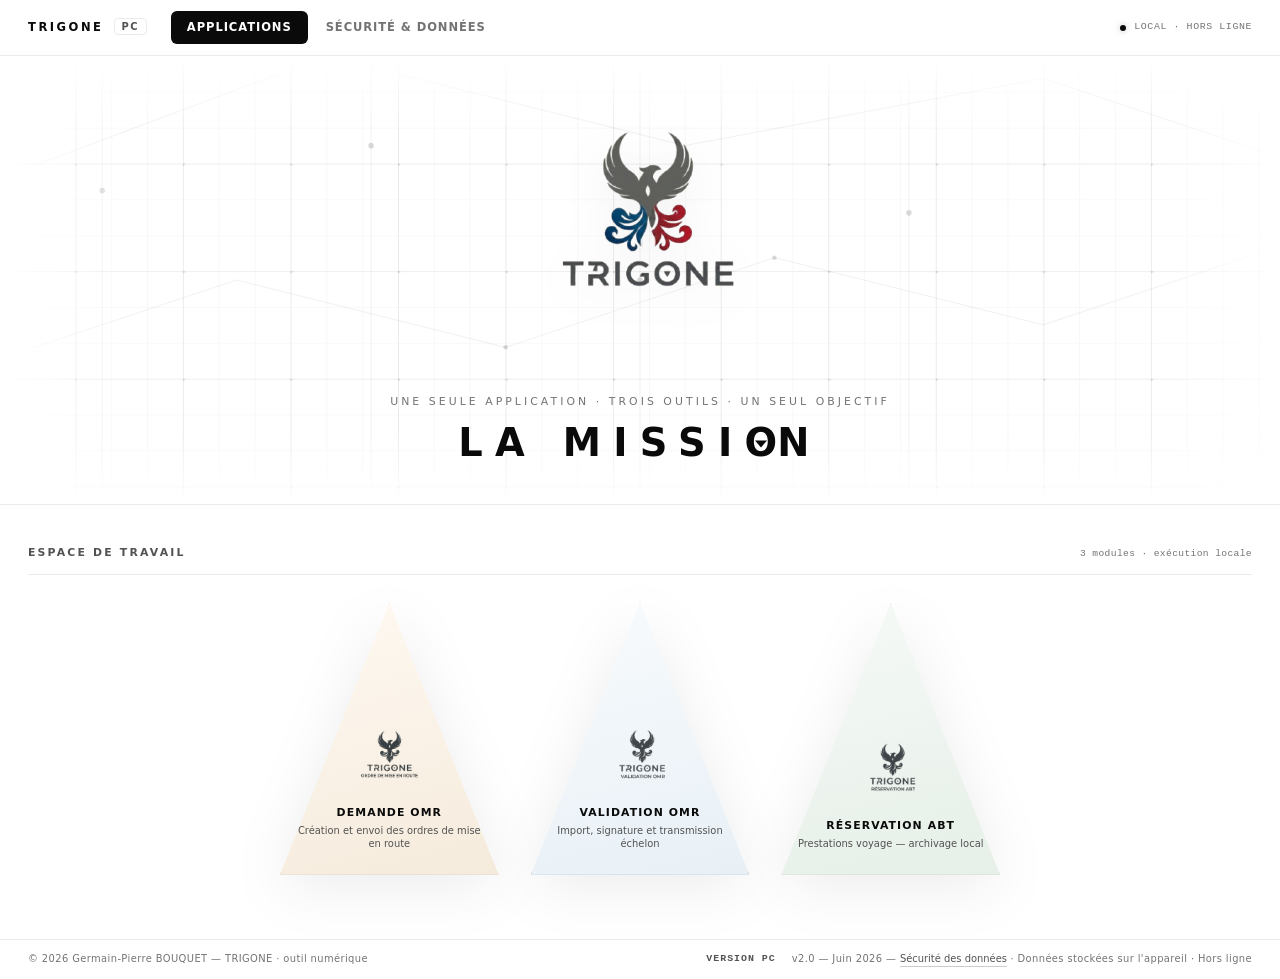
<file: index.html>
<!DOCTYPE html>
<html lang="fr">
<head>
<meta charset="UTF-8">
<meta name="viewport" content="width=device-width, initial-scale=1.0">
<title>TRIGONE PC</title>
<meta name="theme-color" content="#ffffff">
<meta name="mobile-web-app-capable" content="yes">
<meta name="apple-mobile-web-app-capable" content="yes">
<meta name="apple-mobile-web-app-status-bar-style" content="default">
<meta name="apple-mobile-web-app-title" content="TRIGONE PC">
<meta name="description" content="TRIGONE PC — OMR, Validation OMR et ABT. 100 % local, hors ligne.">
<link rel="manifest" href="manifest.json">
<link rel="icon" type="image/png" sizes="192x192" href="icon-192.png">
<link rel="icon" type="image/png" sizes="512x512" href="icon-512.png">
<link rel="apple-touch-icon" sizes="180x180" href="apple-touch-icon.png">
<style>
:root{
  --bg:#ffffff;
  --bg-elevated:#fafafa;
  --bg-panel:#fafafa;
  --bg-hover:#f5f5f5;
  --border:rgba(0,0,0,.08);
  --border-strong:rgba(0,0,0,.14);
  --text:#0a0a0a;
  --text-muted:#525252;
  --text-dim:#737373;
  --header-h:56px;
  --footer-h:44px;
  --font:-apple-system,BlinkMacSystemFont,'Segoe UI',system-ui,sans-serif;
  --mono:Consolas,'Cascadia Mono','Segoe UI Mono',monospace;
  --ease:cubic-bezier(.16,1,.3,1);
  --omr:#B8956E;
  --valid:#7A9DB5;
  --abt:#8FA393;
}
*,*::before,*::after{box-sizing:border-box;-webkit-tap-highlight-color:transparent}
html{scroll-behavior:smooth}
html,body{margin:0;min-height:100%;background:var(--bg);color:var(--text)}
body{
  font-family:var(--font);
  font-size:14px;
  line-height:1.5;
  -webkit-font-smoothing:antialiased;
  background:#fff;
}

.PORTAL{position:relative;z-index:1;min-height:100vh;display:flex;flex-direction:column}

/* —— Barre supérieure —— */
.PORTAL-HEADER{
  position:sticky;top:0;z-index:100;height:var(--header-h);
  background:rgba(255,255,255,.88);
  backdrop-filter:blur(16px) saturate(1.4);
  -webkit-backdrop-filter:blur(16px) saturate(1.4);
  border-bottom:1px solid var(--border);
}
.PORTAL-HEADER-INNER{
  max-width:1280px;height:100%;margin:0 auto;padding:0 28px;
  display:flex;align-items:center;gap:24px;
}
.PORTAL-MARK{
  font-size:.72rem;font-weight:800;letter-spacing:.22em;text-transform:uppercase;
  color:var(--text);white-space:nowrap;flex-shrink:0;
}
.PORTAL-MARK span{
  color:var(--text-muted);font-weight:600;margin-left:.35em;
  padding:2px 7px;border:1px solid var(--border);border-radius:4px;
  font-size:.62rem;letter-spacing:.14em;vertical-align:middle;
}
.PORTAL-NAV{
  display:flex;gap:2px;margin:0;flex:1;
}
.PORTAL-TAB{
  padding:8px 16px;border:none;border-radius:6px;
  background:transparent;font:inherit;font-size:.72rem;font-weight:600;
  letter-spacing:.08em;text-transform:uppercase;color:var(--text-dim);
  cursor:pointer;transition:color .2s var(--ease),background .2s var(--ease);
}
.PORTAL-TAB:hover{color:var(--text);background:rgba(0,0,0,.04)}
.PORTAL-TAB.active{color:#fff;background:#0a0a0a}
.PORTAL-STATUS{
  display:flex;align-items:center;gap:8px;flex-shrink:0;
  font-family:var(--mono);font-size:.62rem;letter-spacing:.06em;
  color:var(--text-dim);text-transform:uppercase;
}
.STATUS-DOT{
  width:6px;height:6px;border-radius:50%;background:#0a0a0a;
  box-shadow:0 0 6px rgba(0,0,0,.25);
  animation:pulse 3s ease-in-out infinite;
}
@keyframes pulse{0%,100%{opacity:1}50%{opacity:.45}}

/* —— Contenu principal —— */
.PORTAL-MAIN{flex:1;display:flex;flex-direction:column}
.SHELL{
  max-width:1280px;width:100%;margin:0 auto;padding:0 28px;
  flex:1;display:flex;flex-direction:column;
}

/* —— Fond réseau (partagé accueil + sécurité) —— */
.NET-PANEL{
  position:relative;overflow:hidden;background:#fff;
}
.NET-BG{
  position:absolute;inset:0;z-index:0;pointer-events:none;overflow:hidden;
}
.NET-SVG{position:absolute;width:100%;height:100%;display:block}
.NET-SCAN{
  position:absolute;left:0;right:0;height:2px;z-index:1;
  background:linear-gradient(90deg,transparent 0%,rgba(0,0,0,.08) 20%,rgba(0,0,0,.18) 50%,rgba(0,0,0,.08) 80%,transparent 100%);
  animation:heroScan 9s ease-in-out infinite;opacity:.7;
}
.NET-FADE{
  position:absolute;inset:0;z-index:1;pointer-events:none;
  background:
    linear-gradient(to bottom,#fff 0%,transparent 16%,transparent 84%,#fff 100%),
    linear-gradient(to right,#fff 0%,transparent 10%,transparent 90%,#fff 100%);
}
.NET-PULSE{animation:netNodePulse 3.5s ease-in-out infinite}
.NET-PULSE-d1{animation-delay:.8s}
.NET-PULSE-d2{animation-delay:1.6s}
.NET-PULSE-d3{animation-delay:2.4s}
@keyframes heroScan{
  0%{top:-2%;opacity:0}
  8%{opacity:.75}
  92%{opacity:.75}
  100%{top:102%;opacity:0}
}
@keyframes netNodePulse{
  0%,100%{opacity:.35}
  50%{opacity:.95}
}

/* —— Hero accueil —— */
.HERO{
  margin:0 -28px 40px;
  padding:52px 28px 40px;
  text-align:center;
  border-bottom:1px solid var(--border);
}
.HERO-INNER{position:relative;z-index:2}
.BRAND{
  margin:0 auto 24px;max-width:480px;padding:0;
}
.COVER{
  width:100%;height:auto;display:block;
  filter:drop-shadow(0 8px 24px rgba(0,0,0,.06));
}
.TAGLINE{margin:0 auto;max-width:640px}
.TAGLINE .L1{
  margin:0 0 12px;font-weight:500;font-size:.68rem;
  letter-spacing:.28em;text-transform:uppercase;color:var(--text-dim);
}
.TAGLINE .L2{
  margin:0;font-weight:700;font-size:clamp(1.6rem,4vw,2.4rem);
  letter-spacing:.32em;text-transform:uppercase;color:var(--text);
  line-height:1.1;
}
.TAGLINE .L2-O{position:relative;display:inline-block;letter-spacing:0}
.TAGLINE .L2-TRI{
  position:absolute;left:50%;top:52%;transform:translate(-50%,-50%);
  width:0;height:0;
  border-left:.16em solid transparent;border-right:.16em solid transparent;
  border-top:.2em solid #0a0a0a;pointer-events:none;
}

.VIEW.hidden{display:none!important}

/* —— Grille applications —— */
.APP-SECTION{margin-bottom:48px}
.APP-SECTION-HEAD{
  display:flex;align-items:baseline;justify-content:space-between;
  margin-bottom:24px;padding-bottom:12px;border-bottom:1px solid var(--border);
}
.APP-SECTION-HEAD h2{
  margin:0;font-size:.68rem;font-weight:700;letter-spacing:.2em;
  text-transform:uppercase;color:var(--text-muted);
}
.APP-SECTION-HEAD span{
  font-family:var(--mono);font-size:.6rem;color:var(--text-dim);letter-spacing:.04em;
}
.APP-FRAME{
  display:flex;justify-content:center;align-items:flex-end;
  gap:clamp(14px,3vw,32px);max-width:720px;margin:0 auto;padding:4px 0 16px;
}
.APP-TRI{
  flex:1 1 0;max-width:220px;text-decoration:none;color:inherit;
  transition:transform .35s var(--ease),filter .35s var(--ease);
  filter:drop-shadow(0 10px 28px rgba(0,0,0,.08));
}
.APP-TRI:hover{transform:translateY(-10px);filter:drop-shadow(0 20px 44px rgba(0,0,0,.14))}
.APP-TRI-SHAPE{
  clip-path:polygon(50% 0%,100% 100%,0% 100%);
  padding:64px 12px 24px;
  display:flex;flex-direction:column;align-items:center;justify-content:flex-end;
  text-align:center;min-height:272px;position:relative;
}
.APP-TRI img{
  width:min(100%,128px);height:auto;display:block;margin-bottom:12px;
  position:relative;z-index:1;
  image-rendering:-webkit-optimize-contrast;
}
.APP-TRI .APP-TILE-LBL{
  position:relative;z-index:1;display:block;
  font-size:.68rem;font-weight:700;letter-spacing:.1em;text-transform:uppercase;
  color:var(--text);margin-bottom:4px;line-height:1.3;
}
.APP-TRI .APP-TILE-SUB{
  position:relative;z-index:1;display:block;
  font-size:.62rem;color:var(--text-muted);line-height:1.35;
}
.APP-TRI-ARR{
  position:absolute;top:18%;left:50%;transform:translateX(-50%);
  font-size:.75rem;color:var(--text-dim);opacity:0;z-index:2;
  transition:opacity .25s,top .25s var(--ease);
}
.APP-TRI:hover .APP-TRI-ARR{opacity:1;top:16%}

.APP-TRI-OMR .APP-TRI-SHAPE{
  background:linear-gradient(165deg,#FFF9F2 0%,#F5EBDC 100%);
  box-shadow:inset 0 0 0 1px rgba(184,149,110,.35);
}
.APP-TRI-OMR:hover .APP-TRI-SHAPE{box-shadow:inset 0 0 0 1px rgba(184,149,110,.6),0 0 40px rgba(184,149,110,.15)}
.APP-TRI-VALID .APP-TRI-SHAPE{
  background:linear-gradient(165deg,#F8FBFD 0%,#E8F0F6 100%);
  box-shadow:inset 0 0 0 1px rgba(122,157,181,.35);
}
.APP-TRI-VALID:hover .APP-TRI-SHAPE{box-shadow:inset 0 0 0 1px rgba(122,157,181,.6),0 0 40px rgba(122,157,181,.15)}
.APP-TRI-ABT .APP-TRI-SHAPE{
  background:linear-gradient(165deg,#F6FAF7 0%,#E6EFE8 100%);
  box-shadow:inset 0 0 0 1px rgba(143,163,147,.35);
}
.APP-TRI-ABT:hover .APP-TRI-SHAPE{box-shadow:inset 0 0 0 1px rgba(143,163,147,.6),0 0 40px rgba(143,163,147,.15)}

.APP-TILE,.APP-TILE-OMR,.APP-TILE-VALID,.APP-TILE-ABT{display:none}

.APP-BAR{display:none}

/* —— Onglet sécurité —— */
.SEC-HERO{
  margin:0 -28px 0;
  padding:44px 28px 36px;
  text-align:center;
  border-bottom:1px solid var(--border);
}
.SEC-HERO-INNER{position:relative;z-index:2;max-width:640px;margin:0 auto}
.SEC-HERO h1{
  margin:0 0 10px;font-size:clamp(1.35rem,3vw,1.75rem);font-weight:700;
  letter-spacing:.14em;text-transform:uppercase;color:var(--text);
}
.SEC-HERO p{
  margin:0;font-size:.82rem;line-height:1.6;color:var(--text-muted);
  letter-spacing:.02em;
}
.SEC-BODY{
  max-width:720px;margin:0 auto;
  padding:32px 0 48px;
}
.SEC-LIST{
  display:flex;flex-direction:column;gap:0;
  border:1px solid var(--border);border-radius:10px;overflow:hidden;
  background:#fff;
}
.SEC-ITEM{
  padding:22px 24px;
  border-bottom:1px solid var(--border);
}
.SEC-ITEM:last-child{border-bottom:none}
.SEC-ITEM h3{
  margin:0 0 10px;font-size:.65rem;font-weight:700;
  letter-spacing:.18em;text-transform:uppercase;color:var(--text);
  font-family:var(--mono);
}
.SEC-ITEM p,.SEC-ITEM li{
  margin:0 0 8px;font-size:.82rem;line-height:1.65;color:var(--text-muted);
}
.SEC-ITEM ul{margin:0;padding-left:18px}
.SEC-ITEM li{margin-bottom:5px}
.SEC-ITEM li:last-child{margin-bottom:0}
.SEC-ITEM p:last-child{margin-bottom:0}
.SEC-ITEM strong{color:var(--text);font-weight:600}
.SEC-FOOT{
  font-family:var(--mono);font-size:.6rem;letter-spacing:.1em;
  color:var(--text-dim);text-align:center;margin-top:20px;
}

/* —— Pied de page —— */
.FOOTER-BAR{
  margin-top:auto;
  border-top:1px solid var(--border);
  background:rgba(255,255,255,.92);
  backdrop-filter:blur(12px);
}
.FOOTER-INNER{
  max-width:1280px;margin:0 auto;padding:12px 28px;
  display:flex;align-items:center;justify-content:space-between;gap:16px;
  flex-wrap:wrap;
}
.FOOTER-L,.FOOTER-R,.FOOTER-C{
  margin:0;font-size:.62rem;line-height:1.45;color:var(--text-dim);
  letter-spacing:.04em;
}
.FOOTER-L{flex:1;min-width:0}
.FOOTER-C{
  font-family:var(--mono);font-weight:600;letter-spacing:.1em;
  text-transform:uppercase;color:var(--text-muted);white-space:nowrap;
}
.FOOTER-R{flex-shrink:0;text-align:right}
.FOOTER-R button{
  background:none;border:none;padding:0;margin:0;
  font:inherit;color:var(--text-muted);text-decoration:none;
  cursor:pointer;border-bottom:1px solid rgba(0,0,0,.2);
  transition:color .15s,border-color .15s;
}
.FOOTER-R button:hover{color:var(--text);border-color:var(--text)}
body.portal-device-pc .FOOTER-C-MOB{display:none}
body.portal-device-pc .FOOTER-C-PC{display:inline}

@media (max-width:900px){
  .APP-FRAME{flex-wrap:wrap;justify-content:center;max-width:340px}
  .APP-TRI{max-width:280px;flex:1 1 100%}
  .PORTAL-HEADER-INNER{padding:0 16px}
  .SHELL{padding:0 16px}
  .HERO,.SEC-HERO{margin-left:-16px;margin-right:-16px;padding-left:16px;padding-right:16px}
  .PORTAL-STATUS{display:none}
}
@media (max-width:600px){
  .HERO,.SEC-HERO{padding-top:28px;padding-bottom:24px}
  .FOOTER-INNER{flex-direction:column;text-align:center}
  .FOOTER-L,.FOOTER-R{text-align:center}
}
</style>
</head>
<body class="portal-device-pc">
<div class="PORTAL">
  <header class="PORTAL-HEADER">
    <div class="PORTAL-HEADER-INNER">
      <div class="PORTAL-MARK">TRIGONE <span>PC</span></div>
      <nav class="PORTAL-NAV" aria-label="Navigation portail">
        <button type="button" class="PORTAL-TAB active" data-view="home" onclick="afficherVue('home')">Applications</button>
        <button type="button" class="PORTAL-TAB" data-view="security" onclick="afficherVue('security')">Sécurité &amp; données</button>
      </nav>
      <div class="PORTAL-STATUS" aria-hidden="true">
        <span class="STATUS-DOT"></span>
        Local · Hors ligne
      </div>
    </div>
  </header>

  <main class="PORTAL-MAIN">
    <div class="SHELL">

      <div id="VIEW-HOME" class="VIEW">
        <section class="HERO NET-PANEL">
          <div class="NET-BG" aria-hidden="true">
            <svg class="NET-SVG" viewBox="0 0 1200 400" xmlns="http://www.w3.org/2000/svg" preserveAspectRatio="xMidYMid slice">
              <defs>
                <pattern id="heroGridFine" width="32" height="32" patternUnits="userSpaceOnUse">
                  <path d="M 32 0 L 0 0 0 32" fill="none" stroke="rgba(0,0,0,0.045)" stroke-width="1"/>
                </pattern>
                <pattern id="heroGridMajor" width="96" height="96" patternUnits="userSpaceOnUse">
                  <path d="M 96 0 L 0 0 0 96" fill="none" stroke="rgba(0,0,0,0.09)" stroke-width="1"/>
                  <circle cx="0" cy="0" r="2" fill="rgba(0,0,0,0.12)"/>
                </pattern>
              </defs>
              <rect width="100%" height="100%" fill="url(#heroGridFine)"/>
              <rect width="100%" height="100%" fill="url(#heroGridMajor)"/>
              <g stroke="rgba(0,0,0,0.05)" stroke-width="1" fill="none">
                <path d="M0 120 L320 0 L640 80 L960 20 L1200 100"/>
                <path d="M0 280 L240 200 L480 260 L720 180 L960 240 L1200 160"/>
                <path d="M120 0 L120 400 M360 0 L360 400 M600 0 L600 400 M840 0 L840 400"/>
              </g>
              <g fill="rgba(0,0,0,0.14)">
                <circle class="NET-PULSE" cx="120" cy="120" r="2.5"/>
                <circle class="NET-PULSE NET-PULSE-d1" cx="360" cy="80" r="2.5"/>
                <circle class="NET-PULSE NET-PULSE-d2" cx="600" cy="200" r="2.5"/>
                <circle class="NET-PULSE NET-PULSE-d3" cx="840" cy="140" r="2.5"/>
                <circle class="NET-PULSE NET-PULSE-d2" cx="480" cy="260" r="2"/>
                <circle class="NET-PULSE NET-PULSE-d1" cx="720" cy="180" r="2"/>
              </g>
            </svg>
            <div class="NET-SCAN"></div>
            <div class="NET-FADE"></div>
          </div>
          <div class="HERO-INNER">
            <div class="BRAND">
              <img src="logo-trigone.png" class="COVER" alt="TRIGONE" width="677" height="369">
            </div>
            <div class="TAGLINE" id="TAGLINE-HOME">
              <p class="L1">Une seule application · Trois outils · Un seul objectif</p>
              <p class="L2">LA MISSI<span class="L2-O">O<span class="L2-TRI" aria-hidden="true"></span></span>N</p>
            </div>
          </div>
        </section>

        <section class="APP-SECTION">
          <div class="APP-SECTION-HEAD">
            <h2>Espace de travail</h2>
            <span>3 modules · exécution locale</span>
          </div>
          <div class="APP-FRAME">
            <a class="APP-TRI APP-TRI-OMR" href="omr/index.html" title="Créer et envoyer une demande OMR">
              <div class="APP-TRI-SHAPE">
                <span class="APP-TRI-ARR" aria-hidden="true">↗</span>
                <img src="omr/logo omr.png" alt="Ordre de mise en route">
                <span class="APP-TILE-LBL">Demande OMR</span>
                <span class="APP-TILE-SUB">Création et envoi des ordres de mise en route</span>
              </div>
            </a>
            <a class="APP-TRI APP-TRI-VALID" href="omr/index.html?mode=valideur" title="Importer et signer une OMR reçue">
              <div class="APP-TRI-SHAPE">
                <span class="APP-TRI-ARR" aria-hidden="true">↗</span>
                <img src="new validation omr.png" alt="Validation OMR">
                <span class="APP-TILE-LBL">Validation OMR</span>
                <span class="APP-TILE-SUB">Import, signature et transmission échelon</span>
              </div>
            </a>
            <a class="APP-TRI APP-TRI-ABT" href="abt/index.html" title="Réservation prestations voyage">
              <div class="APP-TRI-SHAPE">
                <span class="APP-TRI-ARR" aria-hidden="true">↗</span>
                <img src="abt/logo abt.png" alt="Réservation ABT">
                <span class="APP-TILE-LBL">Réservation ABT</span>
                <span class="APP-TILE-SUB">Prestations voyage — archivage local</span>
              </div>
            </a>
          </div>
        </section>
      </div>

      <div id="VIEW-SECURITY" class="VIEW hidden">
        <section class="SEC-HERO NET-PANEL">
          <div class="NET-BG" aria-hidden="true">
            <svg class="NET-SVG" viewBox="0 0 1200 280" xmlns="http://www.w3.org/2000/svg" preserveAspectRatio="xMidYMid slice">
              <defs>
                <pattern id="secGridFine" width="32" height="32" patternUnits="userSpaceOnUse">
                  <path d="M 32 0 L 0 0 0 32" fill="none" stroke="rgba(0,0,0,0.045)" stroke-width="1"/>
                </pattern>
                <pattern id="secGridMajor" width="96" height="96" patternUnits="userSpaceOnUse">
                  <path d="M 96 0 L 0 0 0 96" fill="none" stroke="rgba(0,0,0,0.09)" stroke-width="1"/>
                  <circle cx="0" cy="0" r="2" fill="rgba(0,0,0,0.12)"/>
                </pattern>
              </defs>
              <rect width="100%" height="100%" fill="url(#secGridFine)"/>
              <rect width="100%" height="100%" fill="url(#secGridMajor)"/>
              <g stroke="rgba(0,0,0,0.05)" stroke-width="1" fill="none">
                <path d="M0 80 L400 20 L800 100 L1200 40"/>
                <path d="M0 200 L300 160 L600 220 L900 140 L1200 180"/>
                <path d="M200 0 L200 280 M560 0 L560 280 M920 0 L920 280"/>
              </g>
              <g fill="rgba(0,0,0,0.14)">
                <circle class="NET-PULSE" cx="200" cy="80" r="2.5"/>
                <circle class="NET-PULSE NET-PULSE-d1" cx="560" cy="140" r="2.5"/>
                <circle class="NET-PULSE NET-PULSE-d2" cx="920" cy="60" r="2.5"/>
                <circle class="NET-PULSE NET-PULSE-d3" cx="400" cy="200" r="2"/>
              </g>
            </svg>
            <div class="NET-SCAN"></div>
            <div class="NET-FADE"></div>
          </div>
          <div class="SEC-HERO-INNER">
            <h1>Sécurité &amp; données</h1>
            <p>TRIGONE PC ne transmet aucune information sans action explicite de l'utilisateur.</p>
          </div>
        </section>
        <div class="SEC-BODY">
          <div class="SEC-LIST">
            <article class="SEC-ITEM">
              <h3>01 · Données locales</h3>
              <p>Conçu pour un usage en régiment : <strong>aucun serveur</strong>, <strong>aucun cloud</strong>, <strong>aucun compte</strong>. OMR, validations et réservations ABT sont enregistrés <strong>uniquement sur ce PC</strong> (navigateur / disque local). Brouillons, bibliothèques et archives restent sur le poste — pas de tracking, pas de télémétrie.</p>
            </article>
            <article class="SEC-ITEM">
              <h3>02 · Hors ligne</h3>
              <p>Une fois ouverte depuis le dossier TRIGONE PC, l'application fonctionne <strong>sans connexion Internet</strong>. Aucune mise à jour ni synchronisation automatique en arrière-plan.</p>
            </article>
            <article class="SEC-ITEM">
              <h3>03 · Diffusion</h3>
              <p>Vos données ne quittent le PC <strong>que si vous le décidez</strong> : envoi par e-mail, export PDF ou fichier <strong>.omr</strong>. TRIGONE ne joint aucun fichier sans votre action.</p>
            </article>
            <article class="SEC-ITEM">
              <h3>04 · Bonnes pratiques</h3>
              <ul>
                <li>Verrouillez votre session Windows en quittant le poste.</li>
                <li>N'effacez pas les données du navigateur sans avoir archivé vos dossiers importants.</li>
                <li>Conservez une copie des PDF ou fichiers <strong>.omr</strong> transmis si besoin ultérieurement.</li>
              </ul>
            </article>
          </div>
          <p class="SEC-FOOT">TRIGONE PC · OMR · Validation OMR · ABT · Version locale — Juin 2026</p>
        </div>
      </div>

    </div>
  </main>

  <footer class="FOOTER-BAR">
    <div class="FOOTER-INNER">
      <p class="FOOTER-L">© 2026 Germain-Pierre BOUQUET — TRIGONE · outil numérique</p>
      <p class="FOOTER-C"><span class="FOOTER-C-MOB">Version Android / Apple</span><span class="FOOTER-C-PC">Version PC</span></p>
      <p class="FOOTER-R">v2.0 — Juin 2026 — <button type="button" onclick="afficherVue('security')">Sécurité des données</button> · Données stockées sur l'appareil · Hors ligne</p>
    </div>
  </footer>
</div>

<script>
function afficherVue(vue){
  var home=document.getElementById('VIEW-HOME');
  var sec=document.getElementById('VIEW-SECURITY');
  var tag=document.getElementById('TAGLINE-HOME');
  if(!home||!sec)return;
  home.classList.toggle('hidden',vue!=='home');
  sec.classList.toggle('hidden',vue!=='security');
  if(tag)tag.classList.toggle('hidden',vue!=='home');
  document.querySelectorAll('.PORTAL-TAB').forEach(function(btn){
    btn.classList.toggle('active',btn.getAttribute('data-view')===vue);
  });
  try{
    var hash=vue==='security'?'#securite':'#accueil';
    history.replaceState(null,'',hash);
  }catch(e){}
  if(vue==='security')window.scrollTo({top:0,behavior:'smooth'});
}

(function initHash(){
  try{
    if(location.hash==='#securite')afficherVue('security');
  }catch(e){}
})();

if('serviceWorker' in navigator&&(location.protocol==='http:'||location.protocol==='https:')){
  window.addEventListener('load',function(){
    navigator.serviceWorker.register('./sw.js').catch(function(){});
  });
}
</script>
</body>
</html>
</file>
